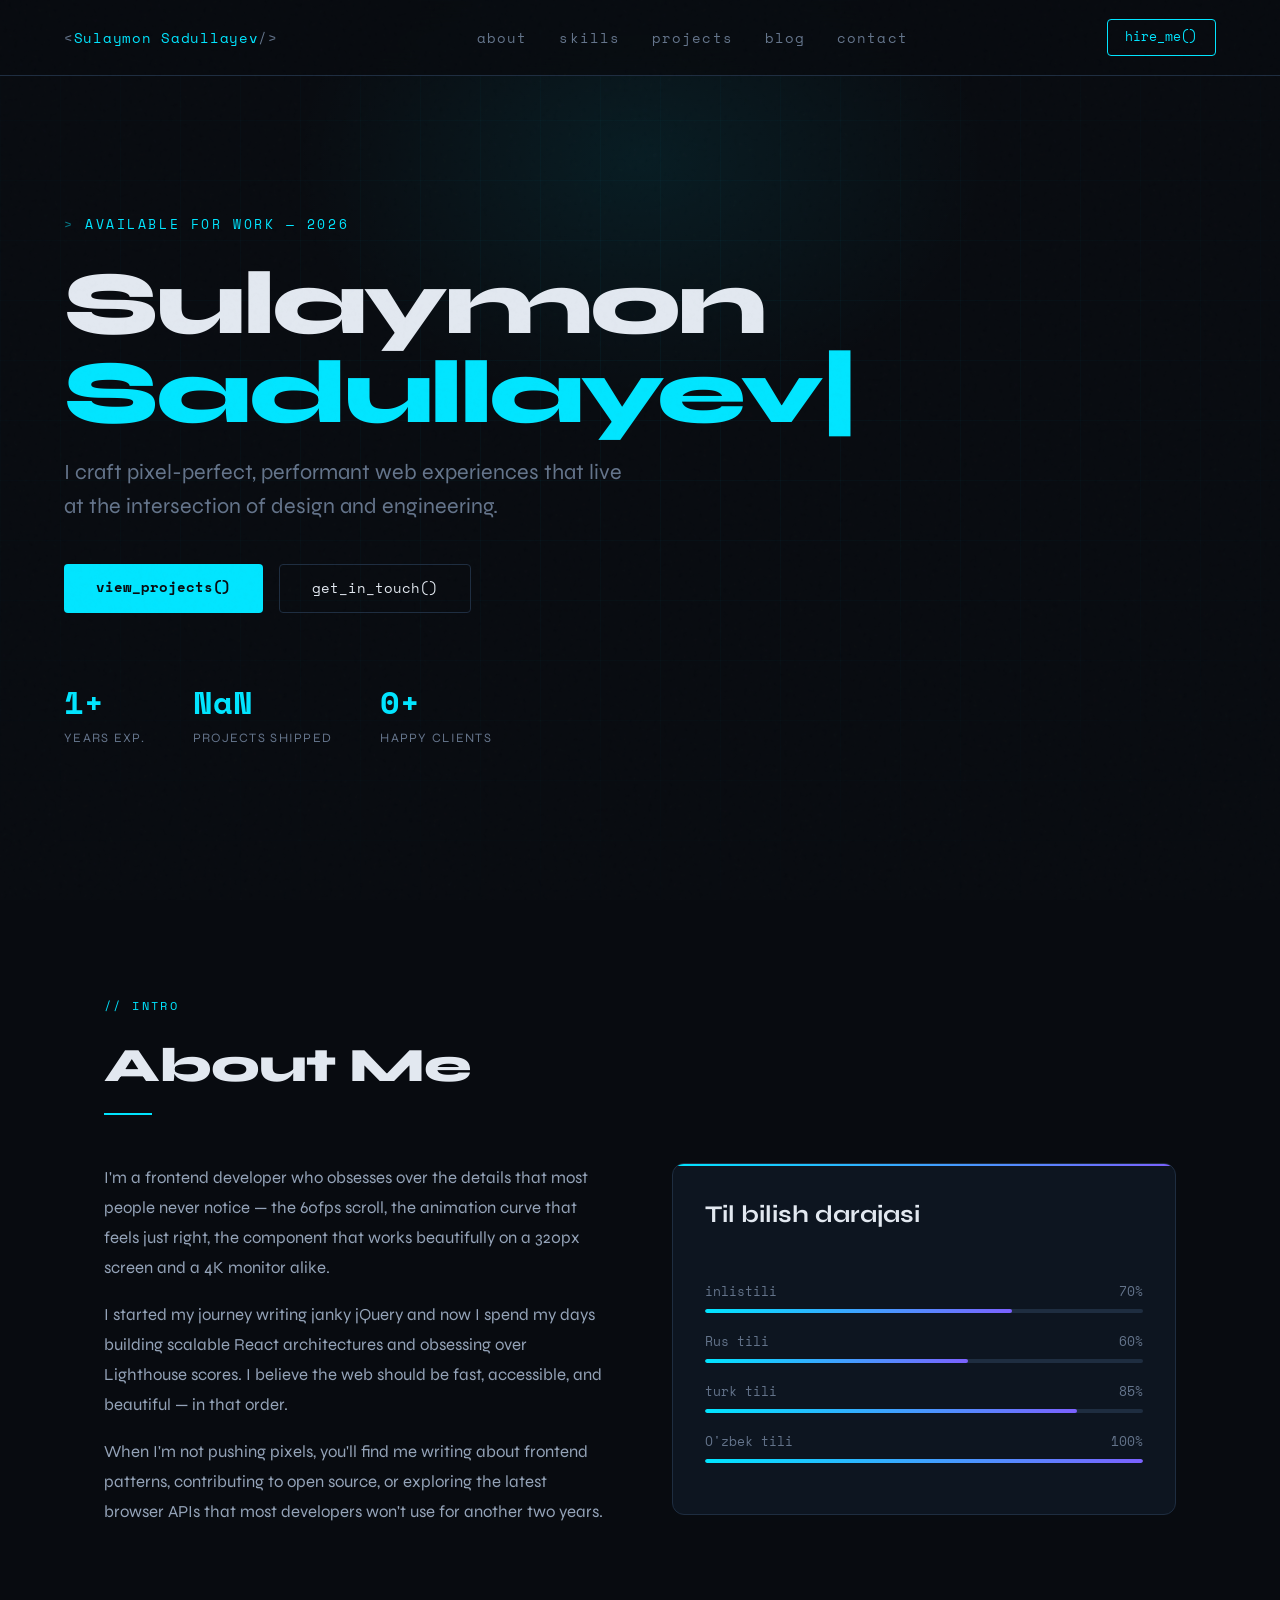
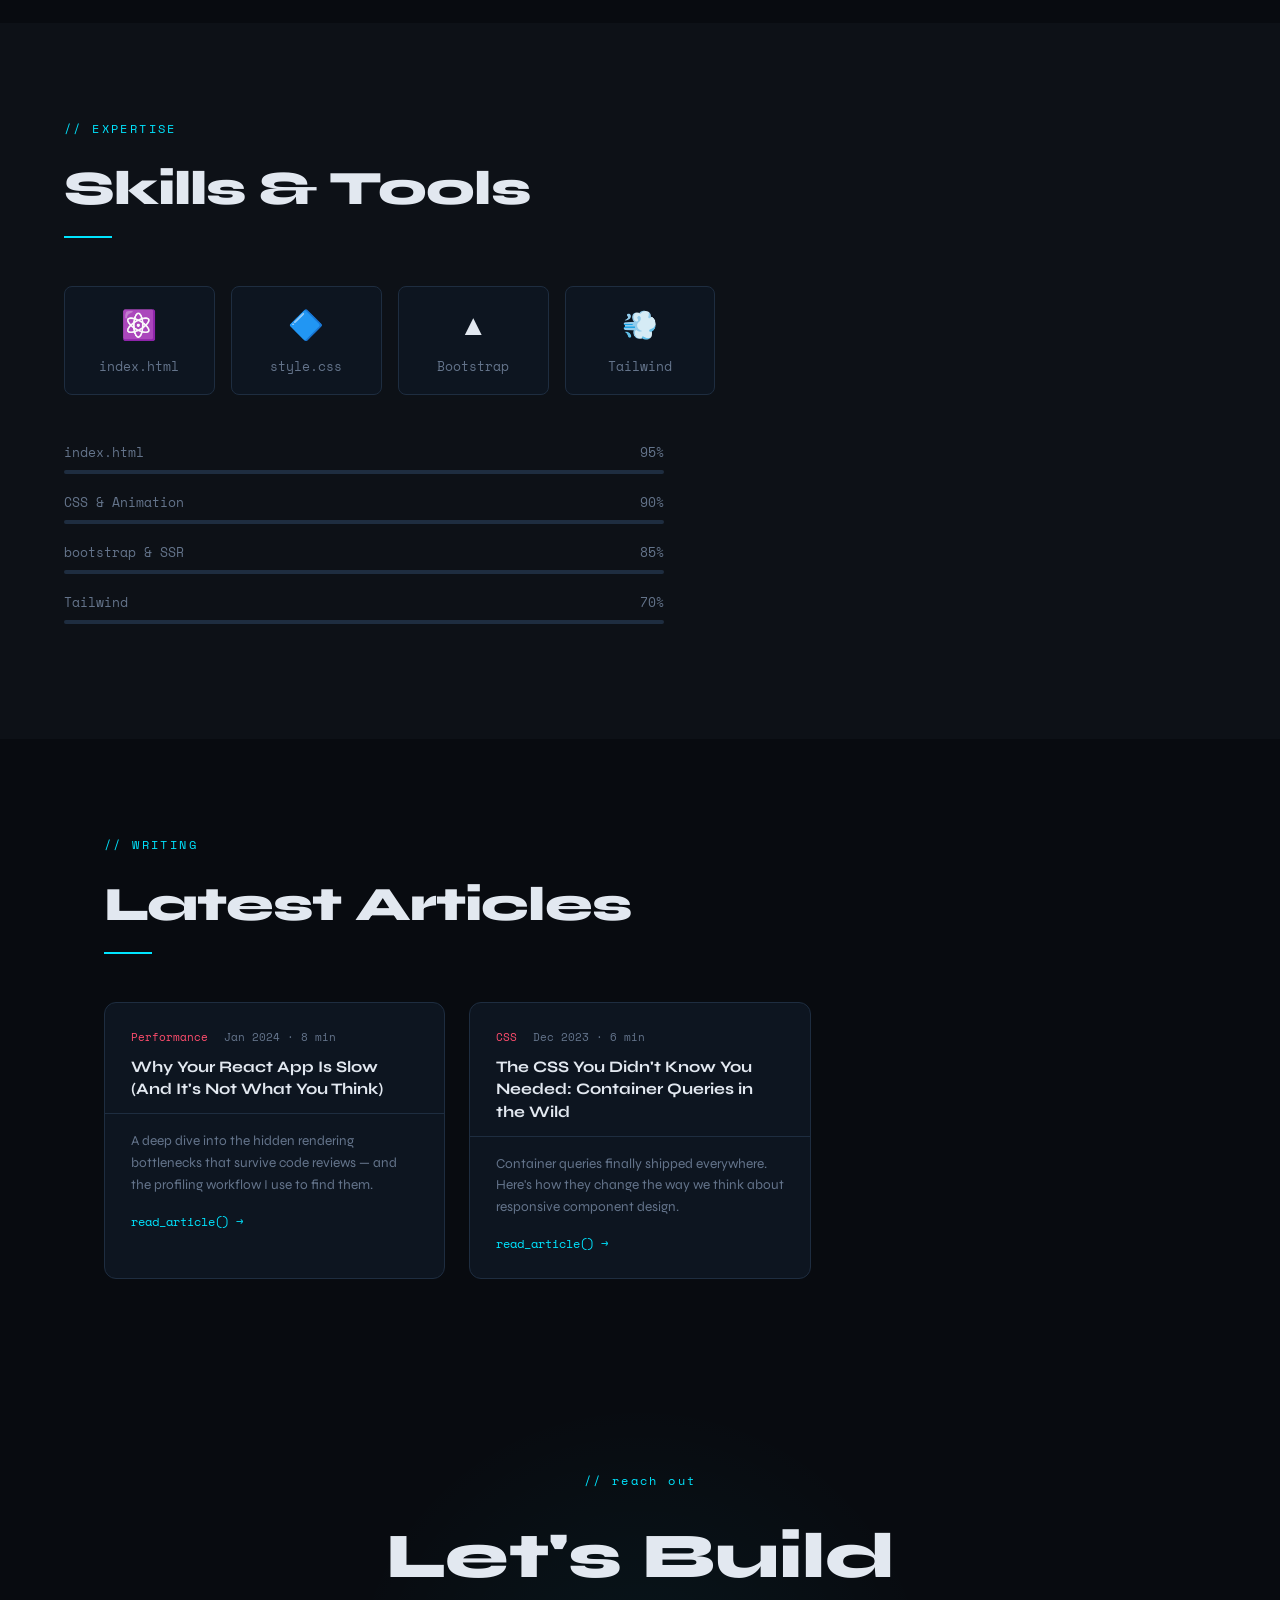
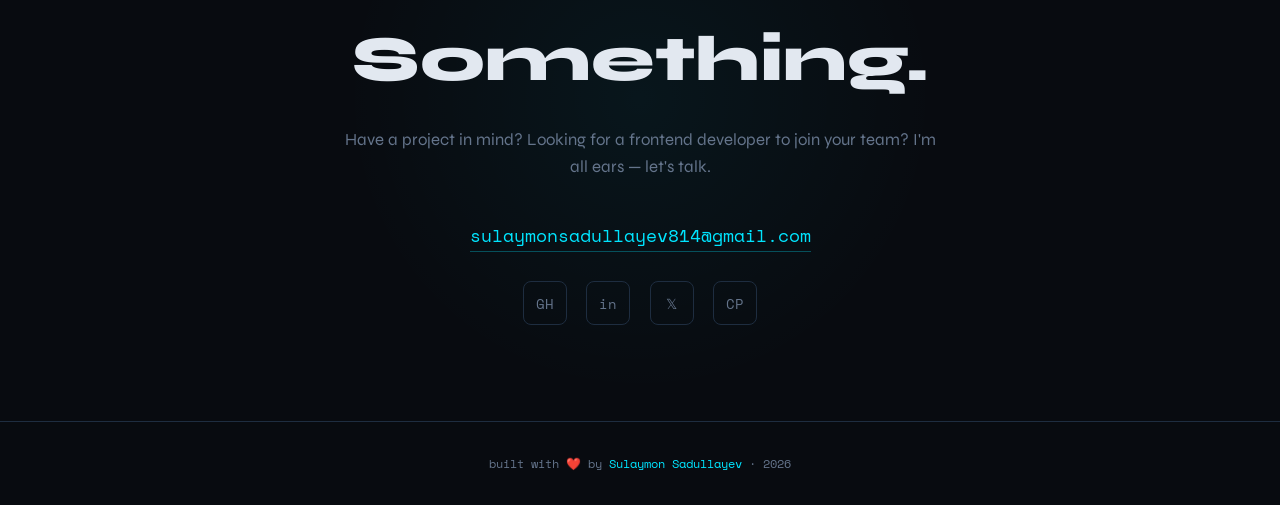
<file: sulaymon sadullayev/index.html>
<!DOCTYPE html>
<html lang="en">
<head>
<meta charset="UTF-8"/>
<meta name="viewport" content="width=device-width, initial-scale=1.0"/>
<title>Portfolio — Frontend Developer</title>
<link rel="preconnect" href="https://fonts.googleapis.com"/>
<link href="https://fonts.googleapis.com/css2?family=Space+Mono:wght@400;700&family=Syne:wght@400;500;700;800&display=swap" rel="stylesheet"/>
<style>
:root {
  --bg:       #080b10;
  --bg2:      #0d1117;
  --bg3:      #111820;
  --border:   #1e2d40;
  --accent:   #00e5ff;
  --accent2:  #7b61ff;
  --accent3:  #ff4d6d;
  --text:     #e2e8f0;
  --muted:    #64748b;
  --card:     #0d1520;
  --glow:     rgba(0,229,255,.18);
  --glow2:    rgba(123,97,255,.12);
}
*{margin:0;padding:0;box-sizing:border-box}
html{scroll-behavior:smooth}
body{
  background:var(--bg);
  color:var(--text);
  font-family:'Syne',sans-serif;
  font-size:16px;
  line-height:1.6;
  overflow-x:hidden;
}
body::before{
  content:'';position:fixed;inset:0;
  background-image:url("data:image/svg+xml,%3Csvg viewBox='0 0 200 200' xmlns='http://www.w3.org/2000/svg'%3E%3Cfilter id='n'%3E%3CfeTurbulence type='fractalNoise' baseFrequency='0.9' numOctaves='4' stitchTiles='stitch'/%3E%3C/filter%3E%3Crect width='100%25' height='100%25' filter='url(%23n)' opacity='0.035'/%3E%3C/svg%3E");
  pointer-events:none;z-index:999;opacity:.5;
}
nav{
  position:fixed;top:0;left:0;right:0;z-index:100;
  display:flex;align-items:center;justify-content:space-between;
  padding:1.2rem 4rem;
  background:rgba(8,11,16,.85);
  backdrop-filter:blur(16px);
  border-bottom:1px solid var(--border);
}
.nav-logo{font-family:'Space Mono',monospace;font-size:.9rem;color:var(--accent);letter-spacing:.05em;}
.nav-logo span{color:var(--muted)}
.nav-links{display:flex;gap:2rem;list-style:none}
.nav-links a{color:var(--muted);font-size:.85rem;text-decoration:none;font-family:'Space Mono',monospace;letter-spacing:.08em;transition:color .2s;}
.nav-links a:hover{color:var(--accent)}
.nav-cta{font-family:'Space Mono',monospace;font-size:.8rem;color:var(--accent);border:1px solid var(--accent);padding:.45rem 1.1rem;border-radius:4px;text-decoration:none;transition:background .2s,box-shadow .2s;}
.nav-cta:hover{background:rgba(0,229,255,.1);box-shadow:0 0 20px var(--glow)}
#hero{min-height:100vh;display:flex;flex-direction:column;justify-content:center;padding:8rem 4rem 4rem;position:relative;overflow:hidden;}
.hero-grid{position:absolute;inset:0;background-image:linear-gradient(rgba(0,229,255,.04) 1px, transparent 1px),linear-gradient(90deg, rgba(0,229,255,.04) 1px, transparent 1px);background-size:60px 60px;mask-image:radial-gradient(ellipse 80% 70% at 50% 40%, black, transparent);}
.hero-glow{position:absolute;top:-10%;left:50%;transform:translateX(-50%);width:700px;height:500px;background:radial-gradient(ellipse, rgba(0,229,255,.08) 0%, transparent 70%);pointer-events:none;}
.hero-tag{font-family:'Space Mono',monospace;font-size:.8rem;color:var(--accent);letter-spacing:.2em;text-transform:uppercase;margin-bottom:1.5rem;opacity:0;animation:fadeUp .6s .2s forwards;}
.hero-tag::before{content:'> ';opacity:.5}
h1.hero-name{font-size:clamp(3rem,7vw,6.5rem);font-weight:800;line-height:1;letter-spacing:-.03em;margin-bottom:1rem;opacity:0;animation:fadeUp .6s .4s forwards;}
h1.hero-name .accent{color:var(--accent)}
.hero-tagline{font-size:clamp(1rem,2vw,1.35rem);color:var(--muted);max-width:560px;margin-bottom:2.5rem;font-weight:400;opacity:0;animation:fadeUp .6s .6s forwards;}
.hero-ctas{display:flex;gap:1rem;flex-wrap:wrap;opacity:0;animation:fadeUp .6s .8s forwards;}
.btn-primary{background:var(--accent);color:#080b10;font-family:'Space Mono',monospace;font-size:.85rem;font-weight:700;padding:.8rem 2rem;border-radius:4px;text-decoration:none;transition:box-shadow .2s,transform .15s;}
.btn-primary:hover{box-shadow:0 0 30px var(--glow);transform:translateY(-2px)}
 .btn-ghost{color:var(--text);border:1px solid var(--border);font-family:'Space Mono',monospace;font-size:.85rem;padding:.8rem 2rem;border-radius:4px;text-decoration:none;transition:border-color .2s,box-shadow .2s,transform .15s;}
.btn-ghost:hover{border-color:var(--accent);box-shadow:0 0 20px var(--glow);transform:translateY(-2px)}
.hero-stats{display:flex;gap:3rem;margin-top:4rem;opacity:0;animation:fadeUp .6s 1s forwards;}
.stat-num{font-size:2rem;font-weight:800;color:var(--accent);font-family:'Space Mono',monospace}
.stat-label{font-size:.8rem;color:var(--muted);letter-spacing:.1em;text-transform:uppercase}
.cursor::after{content:'|';color:var(--accent);animation:blink 1s step-end infinite;}
@keyframes blink{50%{opacity:0}}
section{padding:6rem 4rem;max-width:1200px;margin:0 auto}
.section-label{font-family:'Space Mono',monospace;font-size:.75rem;color:var(--accent);letter-spacing:.2em;text-transform:uppercase;margin-bottom:.8rem;}
.section-label::before{content:'// '}
h2.section-title{font-size:clamp(2rem,4vw,3rem);font-weight:800;letter-spacing:-.02em;margin-bottom:.5rem;}
.section-line{width:48px;height:2px;background:var(--accent);margin-bottom:3rem;}
#about .about-grid{display:grid;grid-template-columns:1fr 1fr;gap:4rem;align-items:start;}
.about-text{font-size:1.05rem;color:#94a3b8;line-height:1.8}
.about-text p+p{margin-top:1rem}
.about-card{background:var(--card);border:1px solid var(--border);border-radius:12px;padding:2rem;position:relative;overflow:hidden;}
.about-card::before{content:'';position:absolute;top:0;left:0;right:0;height:2px;background:linear-gradient(90deg,var(--accent),var(--accent2));}
.about-card h3{font-size:1rem;color:var(--accent);margin-bottom:1.2rem;font-family:'Space Mono',monospace}
.about-list{list-style:none}
.about-list li{padding:.5rem 0;border-bottom:1px solid var(--border);font-size:.9rem;color:var(--muted);display:flex;align-items:center;gap:.6rem;}
.about-list li:last-child{border-bottom:none}
.about-list li::before{content:'▸';color:var(--accent);font-size:.75rem}
#skills{background:var(--bg2);padding:6rem 4rem;max-width:100%}
#skills .inner{max-width:1200px;margin:0 auto}
.skills-grid{display:grid;grid-template-columns:repeat(auto-fill,minmax(140px,1fr));gap:1rem;margin-top:3rem;}
.skill-chip{background:var(--card);border:1px solid var(--border);border-radius:8px;padding:1rem;text-align:center;transition:border-color .2s,box-shadow .2s,transform .2s;cursor:default;}
.skill-chip:hover{border-color:var(--accent);box-shadow:0 0 20px var(--glow);transform:translateY(-4px);}
.skill-icon{font-size:1.8rem;margin-bottom:.5rem}
.skill-name{font-size:.8rem;font-family:'Space Mono',monospace;color:var(--muted)}
.skill-bar-wrap{margin-top:3rem}
.skill-bar-item{margin-bottom:1.2rem}
.skill-bar-label{display:flex;justify-content:space-between;font-size:.8rem;font-family:'Space Mono',monospace;color:var(--muted);margin-bottom:.4rem;}
.skill-bar-track{height:4px;background:var(--border);border-radius:2px;overflow:hidden;}
.skill-bar-fill{height:100%;background:linear-gradient(90deg,var(--accent),var(--accent2));border-radius:2px;width:0;transition:width 1.2s cubic-bezier(.4,0,.2,1);}
.projects-grid{display:grid;grid-template-columns:repeat(auto-fill,minmax(340px,1fr));gap:1.5rem;}
.project-card{background:var(--card);border:1px solid var(--border);border-radius:12px;overflow:hidden;transition:border-color .2s,box-shadow .2s,transform .2s;cursor:pointer;}
.project-card:hover{border-color:var(--accent);box-shadow:0 8px 40px rgba(0,0,0,.4),0 0 30px var(--glow);transform:translateY(-6px);}
.project-img{height:180px;position:relative;overflow:hidden;background:var(--bg3);display:flex;align-items:center;justify-content:center;}
.project-img .proj-visual{width:100%;height:100%;display:flex;align-items:center;justify-content:center;font-size:3.5rem;}
.project-tag-top{position:absolute;top:.8rem;right:.8rem;font-family:'Space Mono',monospace;font-size:.65rem;color:var(--accent);border:1px solid rgba(0,229,255,.3);background:rgba(0,229,255,.08);padding:.25rem .6rem;border-radius:3px;}
.project-body{padding:1.5rem}
.project-title{font-size:1.1rem;font-weight:700;margin-bottom:.5rem}
.project-desc{font-size:.88rem;color:var(--muted);line-height:1.6;margin-bottom:1rem}
.project-tags{display:flex;flex-wrap:wrap;gap:.4rem;margin-bottom:1.2rem}
.tag{font-family:'Space Mono',monospace;font-size:.7rem;color:var(--accent2);border:1px solid rgba(123,97,255,.3);background:rgba(123,97,255,.08);padding:.2rem .55rem;border-radius:3px;}
.project-links{display:flex;gap:.8rem}
.proj-link{font-family:'Space Mono',monospace;font-size:.75rem;color:var(--muted);text-decoration:none;transition:color .2s;}
.proj-link:hover{color:var(--accent)}
.proj-link.live::before{content:'↗️ '}
.proj-link.code::before{content:'</> '}
#testimonials{background:var(--bg2);padding:6rem 4rem;max-width:100%}
#testimonials .inner{max-width:1200px;margin:0 auto}
.test-grid{display:grid;grid-template-columns:repeat(auto-fill,minmax(300px,1fr));gap:1.5rem;margin-top:3rem;}
.test-card{background:var(--card);border:1px solid var(--border);border-radius:12px;padding:1.8rem;position:relative;transition:border-color .2s,transform .2s;}
.test-card:hover{border-color:rgba(123,97,255,.5);transform:translateY(-4px)}
.test-quote{font-size:2.5rem;color:var(--accent2);line-height:1;margin-bottom:1rem;font-family:'Space Mono',monospace;}
.test-text{font-size:.92rem;color:#94a3b8;line-height:1.7;margin-bottom:1.5rem}
.test-author{display:flex;align-items:center;gap:.9rem}
.test-avatar{width:42px;height:42px;border-radius:50%;background:linear-gradient(135deg,var(--accent),var(--accent2));display:flex;align-items:center;justify-content:center;font-weight:700;font-size:.9rem;color:#080b10;flex-shrink:0;}
.test-name{font-size:.9rem;font-weight:600}
.test-role{font-size:.78rem;color:var(--muted);font-family:'Space Mono',monospace}
.blog-grid{display:grid;grid-template-columns:repeat(auto-fill,minmax(300px,1fr));gap:1.5rem;}
.blog-card{background:var(--card);border:1px solid var(--border);border-radius:12px;overflow:hidden;transition:border-color .2s,transform .2s;cursor:pointer;}
.blog-card:hover{border-color:var(--accent3);transform:translateY(-4px)}
.blog-header{padding:1.6rem 1.6rem .8rem;border-bottom:1px solid var(--border)}
.blog-meta{font-family:'Space Mono',monospace;font-size:.7rem;color:var(--muted);margin-bottom:.6rem;display:flex;gap:1rem;}
.blog-cat{color:var(--accent3)}
.blog-title{font-size:1rem;font-weight:700;line-height:1.4}
.blog-body{padding:1rem 1.6rem 1.4rem}
.blog-excerpt{font-size:.85rem;color:var(--muted);line-height:1.6}
.blog-read{font-family:'Space Mono',monospace;font-size:.75rem;color:var(--accent);margin-top:1rem;display:inline-block;}
#contact{text-align:center;padding:6rem 4rem;background:var(--bg);position:relative;overflow:hidden;max-width:100%;}
#contact::before{content:'';position:absolute;top:50%;left:50%;transform:translate(-50%,-50%);width:600px;height:600px;background:radial-gradient(ellipse,rgba(0,229,255,.05) 0%,transparent 70%);pointer-events:none;}
.contact-inner{max-width:600px;margin:0 auto;position:relative}
.contact-tag{font-family:'Space Mono',monospace;font-size:.75rem;color:var(--accent);letter-spacing:.2em;margin-bottom:1rem;}
.contact-tag::before{content:'// '}
h2.contact-title{font-size:clamp(2.5rem,5vw,4rem);font-weight:800;margin-bottom:1rem}
.contact-desc{color:var(--muted);margin-bottom:2.5rem;font-size:1.05rem}
.contact-email{font-family:'Space Mono',monospace;font-size:1.1rem;color:var(--accent);text-decoration:none;border-bottom:1px solid rgba(0,229,255,.3);padding-bottom:.2rem;transition:border-color .2s;}
.contact-email:hover{border-color:var(--accent)}
.social-links{display:flex;justify-content:center;gap:1.2rem;margin-top:2rem}
.social-link{width:44px;height:44px;border:1px solid var(--border);border-radius:8px;display:flex;align-items:center;justify-content:center;color:var(--muted);text-decoration:none;font-size:.9rem;font-family:'Space Mono',monospace;transition:border-color .2s,color .2s,box-shadow .2s;}
 .social-link:hover{border-color:var(--accent);color:var(--accent);box-shadow:0 0 16px var(--glow);}
footer{text-align:center;padding:2rem;border-top:1px solid var(--border);font-family:'Space Mono',monospace;font-size:.75rem;color:var(--muted);}
footer span{color:var(--accent)}
@keyframes fadeUp{from{opacity:0;transform:translateY(24px)}to{opacity:1;transform:translateY(0)}}
.reveal{opacity:0;transform:translateY(30px);transition:opacity .6s ease,transform .6s ease;}
.reveal.visible{opacity:1;transform:translateY(0)}
::-webkit-scrollbar{width:6px}
::-webkit-scrollbar-track{background:var(--bg)}
::-webkit-scrollbar-thumb{background:var(--border);border-radius:3px}
::-webkit-scrollbar-thumb:hover{background:var(--accent)}
</style>
</head>
<body>

<nav>
  <div class="nav-logo"><span>&lt;</span>Sulaymon Sadullayev<span>/&gt;</span></div>
  <ul class="nav-links">
    <li><a href="#about">about</a></li>
    <li><a href="#skills">skills</a></li>
    <li><a href="#projects">projects</a></li>
    <li><a href="#blog">blog</a></li>
    <li><a href="#contact">contact</a></li>
  </ul>
  <a href="#contact" class="nav-cta">hire_me()</a>
</nav>

<section id="hero" style="max-width:100%;padding:8rem 4rem 4rem">
  <div class="hero-grid"></div>
  <div class="hero-glow"></div>
  <p class="hero-tag">available for work — 2026</p>
  <h1 class="hero-name">Sulaymon<br><span class="accent">Sadullayev</span><span class="cursor"></span></h1>
  <p class="hero-tagline">I craft pixel-perfect, performant web experiences that live at the intersection of design and engineering.</p>
  <div class="hero-ctas">
    <a href="#projects" class="btn-primary">view_projects()</a>
    <a href="#contact" class="btn-ghost">get_in_touch()</a>
  </div>
  <div class="hero-stats">
    <div><div class="stat-num" data-count="1">0</div><div class="stat-label">Years exp.</div></div>
    <div><div class="stat-num" data-count="10+">0</div><div class="stat-label">Projects shipped</div></div>
    <div><div class="stat-num" data-count="0">0</div><div class="stat-label">Happy clients</div></div>
  </div>
</section>
 <section id="about">
  <p class="section-label reveal">intro</p>
  <h2 class="section-title reveal">About Me  </h2>
  <div class="section-line reveal"></div>
  <div class="about-grid">
    <div class="about-text reveal">
      <p>I'm a frontend developer who obsesses over the details that most people never notice — the 60fps scroll, the animation curve that feels just right, the component that works beautifully on a 320px screen and a 4K monitor alike.</p>
      <p>I started my journey writing janky jQuery and now I spend my days building scalable React architectures and obsessing over Lighthouse scores. I believe the web should be fast, accessible, and beautiful — in that order.</p>
      <p>When I'm not pushing pixels, you'll find me writing about frontend patterns, contributing to open source, or exploring the latest browser APIs that most developers won't use for another two years.</p>
    </div>
    <div class="about-card reveal">
      <h2>Til bilish darajasi</h2>
       <div class="skill-bar-wrap" style="max-width:600px;margin-top:3rem">
      <div class="skill-bar-item reveal">
        <div class="skill-bar-label"><span>inlistili</span><span>70%</span></div>
        <div class="skill-bar-track"><div class="skill-bar-fill" data-width="70"></div></div>
      </div>
      <div class="skill-bar-item reveal">
        <div class="skill-bar-label"><span>Rus tili</span><span>60%</span></div>
        <div class="skill-bar-track"><div class="skill-bar-fill" data-width="60"></div></div>
      </div>
      <div class="skill-bar-item reveal">
        <div class="skill-bar-label"><span>turk tili</span><span>85%</span></div>
        <div class="skill-bar-track"><div class="skill-bar-fill" data-width="85"></div></div>
      </div>
      <div class="skill-bar-item reveal">
        <div class="skill-bar-label"><span>O'zbek tili</span><span>100%</span></div>
        <div class="skill-bar-track"><div class="skill-bar-fill" data-width="100"></div></div>
      </div>
      
    </div>
  </div>
</section>

<section id="skills" style="background:var(--bg2);padding:6rem 4rem;max-width:100%">
  <div class="inner">
    <p class="section-label reveal">expertise</p>
    <h2 class="section-title reveal">Skills &amp; Tools</h2>
    <div class="section-line reveal"></div>
    <div class="skills-grid">
      <div class="skill-chip reveal"><div class="skill-icon">⚛️</div><div class="skill-name">index.html</div></div>
      <div class="skill-chip reveal"><div class="skill-icon">🔷</div><div class="skill-name">style.css</div></div>
      <div class="skill-chip reveal"><div class="skill-icon">▲</div><div class="skill-name">Bootstrap</div></div>

      <div class="skill-chip reveal"><div class="skill-icon">💨</div><div class="skill-name">Tailwind</div></div>  </div>
    <div class="skill-bar-wrap" style="max-width:600px;margin-top:3rem">
      <div class="skill-bar-item reveal">
        <div class="skill-bar-label"><span>index.html</span><span>95%</span></div>
        <div class="skill-bar-track"><div class="skill-bar-fill" data-width="95"></div></div>
      </div>
      <div class="skill-bar-item reveal">
        <div class="skill-bar-label"><span>CSS &amp; Animation</span><span>90%</span></div>
        <div class="skill-bar-track"><div class="skill-bar-fill" data-width="90"></div></div>
      </div>
      <div class="skill-bar-item reveal">
        <div class="skill-bar-label"><span>bootstrap &amp; SSR</span><span>85%</span></div>
        <div class="skill-bar-track"><div class="skill-bar-fill" data-width="85"></div></div>
      </div>
      <div class="skill-bar-item reveal">
        <div class="skill-bar-label"><span>Tailwind</span><span>70%</span></div>
        <div class="skill-bar-track"><div class="skill-bar-fill" data-width="70"></div></div>
      </div>
      
    </div>
  </div>
</section>


    <script>
        function openPopup(){
            document.getElementById("overlay").classList.add("active");
        }
function closePopup(){
            document.getElementById("overlay").classList.remove("active");
        }
    </script>

</body>
</html>
<section id="blog">
  <p class="section-label reveal">writing</p>
  <h2 class="section-title reveal">Latest Articles</h2>
  <div class="section-line reveal"></div>
  <div class="blog-grid">
    <div class="blog-card reveal">
      <div class="blog-header">
        <div class="blog-meta"><span class="blog-cat">Performance</span><span>Jan 2024 · 8 min</span></div>
        <div class="blog-title">Why Your React App Is Slow (And It's Not What You Think)</div>
      </div>
      <div class="blog-body"><div class="blog-excerpt">A deep dive into the hidden rendering bottlenecks that survive code reviews — and the profiling workflow I use to find them.</div><div class="blog-read">read_article() →</div></div>
    </div>
    <div class="blog-card reveal">
      <div class="blog-header">
        <div class="blog-meta"><span class="blog-cat">CSS</span><span>Dec 2023 · 6 min</span></div>
        <div class="blog-title">The CSS You Didn't Know You Needed: Container Queries in the Wild</div>
      </div>
      <div class="blog-body"><div class="blog-excerpt">Container queries finally shipped everywhere. Here's how they change the way we think about responsive component design.</div><div class="blog-read">read_article() →</div></div>
    </div>
    <div class="blog-card reveal">
      <div class="blog-header">
        <div class="blog-meta"><span class="blog-cat">DX</span><span>Nov 2023 · 5 min</span></div>
        <div class="blog-title">Building a Design Token Pipeline That Doesn't Make You Want to Quit</div>
      </div>
      <div class="blog-body"><div class="blog-excerpt">Style Dictionary + Figma Variables + a dash of automation. A practical setup for teams who want consistency without the ceremony.</div><div class="blog-read">read_article() →</div></div>
    </div>
  </div>
</section>

<section id="contact" style="max-width:100%;padding:6rem 4rem">
  <div class="contact-inner">
    <p class="contact-tag reveal">reach out</p>
    <h2 class="contact-title reveal">Let's Build<br>Something.</h2>
    <p class="contact-desc reveal">Have a project in mind? Looking for a frontend developer to join your team? I'm all ears — let's talk.</p>
    <a href="mailto:hello@yourname.dev" class="contact-email reveal">sulaymonsadullayev814@gmail.com</a>
    <div class="social-links reveal">
      <a href="#" class="social-link" title="GitHub">GH</a>
      <a href="#" class="social-link" title="LinkedIn">in</a>
      <a href="#" class="social-link" title="Twitter">𝕏</a>
      <a href="#" class="social-link" title="CodePen">CP</a>
    </div>
  </div>
</section>

<footer>
  <p>built with ❤️ by <span>Sulaymon Sadullayev</span> · 2026</p>
</footer>

<script>
const reveals = document.querySelectorAll('.reveal');
const io = new IntersectionObserver((entries) => {
  entries.forEach((e, i) => {
    if (e.isIntersecting) {
      setTimeout(() => e.target.classList.add('visible'), i * 60);
      io.unobserve(e.target);
    }
  });
}, { threshold: 0.1 });
reveals.forEach(el => io.observe(el));

const barIO = new IntersectionObserver((entries) => {
  entries.forEach(e => {
    if (e.isIntersecting) {
      e.target.querySelectorAll('.skill-bar-fill').forEach(bar => {
        bar.style.width = bar.dataset.width + '%';
      });
      barIO.unobserve(e.target);
    }
  });
}, { threshold: 0.3 });
const barWrap = document.querySelector('.skill-bar-wrap');
if (barWrap) barIO.observe(barWrap);
 const countEls = document.querySelectorAll('[data-count]');
const countIO = new IntersectionObserver((entries) => {
  entries.forEach(e => {
    if (e.isIntersecting) {
      const target = +e.target.dataset.count;
      let start = 0;
      const step = () => {
        start += Math.ceil(target / 40);
        if (start >= target) { e.target.textContent = target + '+'; return; }
        e.target.textContent = start;
        requestAnimationFrame(step);
      };
      requestAnimationFrame(step);
      countIO.unobserve(e.target);
    }
  });
}, { threshold: 0.5 });
countEls.forEach(el => countIO.observe(el));
</script>
</body>
</html>
</file>
